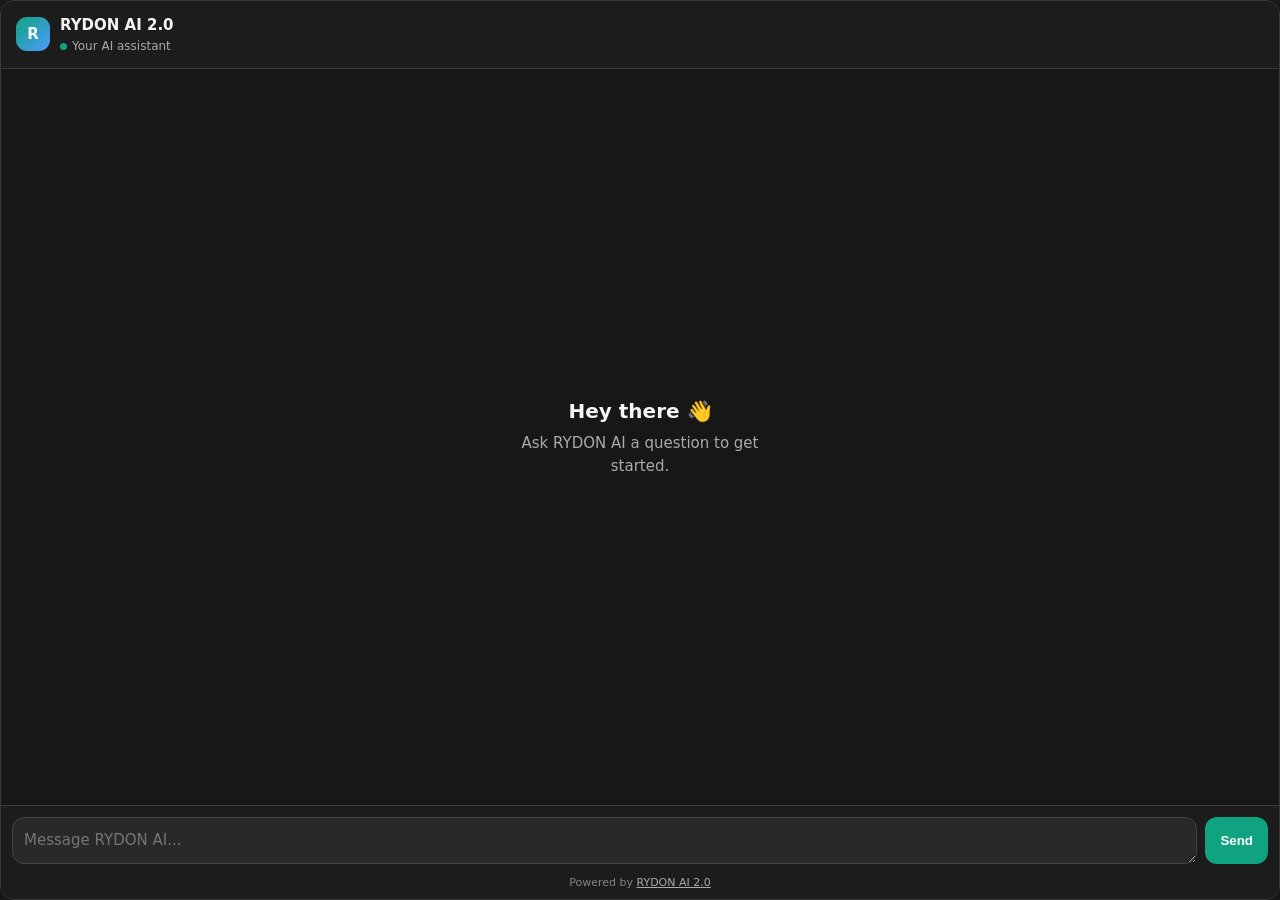
<file: templates/embed.html>
<!doctype html>
<html lang="en">
<head>
  <meta charset="utf-8">
  <meta name="viewport" content="width=device-width, initial-scale=1">
  <meta name="theme-color" content="#171717">
  <meta name="robots" content="noindex, nofollow">
  <title>Chat with RYDON AI</title>
  <style>
    :root{color-scheme:dark;--bg:#171717;--panel:#222;--line:#3b3b3b;--text:#f5f5f5;--muted:#aaa;--accent:#10a37f}
    *{box-sizing:border-box}
    html,body{margin:0;width:100%;height:100%;font:15px/1.5 system-ui,-apple-system,"Segoe UI",sans-serif;background:var(--bg);color:var(--text)}
    .widget{height:100dvh;min-height:300px;display:flex;flex-direction:column;border:1px solid var(--line);border-radius:14px;overflow:hidden;background:var(--bg)}
    header{display:flex;align-items:center;gap:10px;padding:13px 15px;border-bottom:1px solid var(--line);background:#1c1c1c}
    .logo{width:34px;height:34px;border-radius:11px;background:linear-gradient(135deg,#10a37f,#4d9bff);display:grid;place-items:center;font-weight:800}
    .heading{font-weight:700}.status{font-size:12px;color:var(--muted)}.dot{display:inline-block;width:7px;height:7px;background:#10a37f;border-radius:50%;margin-right:5px}
    #messages{flex:1;overflow:auto;padding:16px;display:flex;flex-direction:column;gap:14px}
    .welcome{margin:auto;text-align:center;max-width:320px;color:var(--muted);padding:16px}
    .welcome strong{display:block;color:var(--text);font-size:20px;margin-bottom:6px}
    .msg{max-width:92%;padding:11px 13px;border-radius:13px;white-space:pre-wrap;overflow-wrap:anywhere}
    .user{align-self:flex-end;background:#303030}.assistant{align-self:flex-start;background:#242424;border:1px solid #333}
    .thinking{color:var(--muted);font-size:13px;padding:4px}
    form{display:flex;gap:8px;padding:11px;border-top:1px solid var(--line);background:#1c1c1c}
    textarea{flex:1;min-width:0;max-height:110px;resize:vertical;border:1px solid #444;border-radius:12px;background:#292929;color:var(--text);padding:11px;font:inherit;outline:none}
    textarea:focus{border-color:var(--accent)}button{border:0;border-radius:12px;padding:0 15px;background:var(--accent);color:white;font-weight:700;cursor:pointer}button:disabled{opacity:.55;cursor:wait}
    footer{text-align:center;color:#858585;font-size:11px;padding:0 8px 8px;background:#1c1c1c}footer a{color:#aaa}
    @media(max-width:420px){ #messages{padding:11px}.msg{max-width:97%}header{padding:10px 12px}form{padding:8px}}
  </style>
</head>
<body>
  <main class="widget" aria-label="RYDON AI chat widget">
    <header>
      <div class="logo" aria-hidden="true">R</div>
      <div><div class="heading">RYDON AI 2.0</div><div class="status"><span class="dot"></span>Your AI assistant</div></div>
    </header>
    <section id="messages" aria-live="polite">
      <div class="welcome" id="welcome"><strong>Hey there 👋</strong>Ask RYDON AI a question to get started.</div>
    </section>
    <form id="chat-form">
      <textarea id="prompt" rows="1" maxlength="4000" placeholder="Message RYDON AI..." aria-label="Your message" required></textarea>
      <button id="send" type="submit" aria-label="Send message">Send</button>
    </form>
    <footer>Powered by <a href="/" target="_blank" rel="noopener">RYDON AI 2.0</a></footer>
  </main>
  <script>
    (() => {
      const form = document.getElementById('chat-form');
      const input = document.getElementById('prompt');
      const send = document.getElementById('send');
      const messages = document.getElementById('messages');
      const history = [];
      let busy = false;
      function addMessage(role, text) {
        const welcome = document.getElementById('welcome');
        if (welcome) welcome.remove();
        const node = document.createElement('div');
        node.className = 'msg ' + (role === 'user' ? 'user' : 'assistant');
        node.textContent = text;
        messages.appendChild(node);
        messages.scrollTop = messages.scrollHeight;
        return node;
      }
      async function submitMessage() {
        const message = input.value.trim();
        if (!message || busy) return;
        busy = true; send.disabled = true; input.disabled = true;
        addMessage('user', message);
        input.value = '';
        const pending = addMessage('assistant', 'Thinking…');
        pending.classList.add('thinking');
        try {
          const response = await fetch('/api/chat', {
            method: 'POST',
            headers: {'Content-Type': 'application/json'},
            body: JSON.stringify({message, history: history.slice(-20)})
          });
          const data = await response.json();
          const reply = data.reply || data.error || 'I could not get a response. Please try again.';
          pending.textContent = reply;
          pending.classList.remove('thinking');
          history.push({role:'user', content:message}, {role:'assistant', content:reply});
          if (!response.ok) pending.textContent = reply;
        } catch (error) {
          pending.textContent = 'Connection problem. Please try again in a moment.';
          pending.classList.remove('thinking');
        } finally {
          busy = false; send.disabled = false; input.disabled = false; input.focus();
          messages.scrollTop = messages.scrollHeight;
        }
      }
      form.addEventListener('submit', event => { event.preventDefault(); submitMessage(); });
      input.addEventListener('keydown', event => {
        if (event.key === 'Enter' && !event.shiftKey) { event.preventDefault(); form.requestSubmit(); }
      });
    })();
  </script>
</body>
</html>
</file>
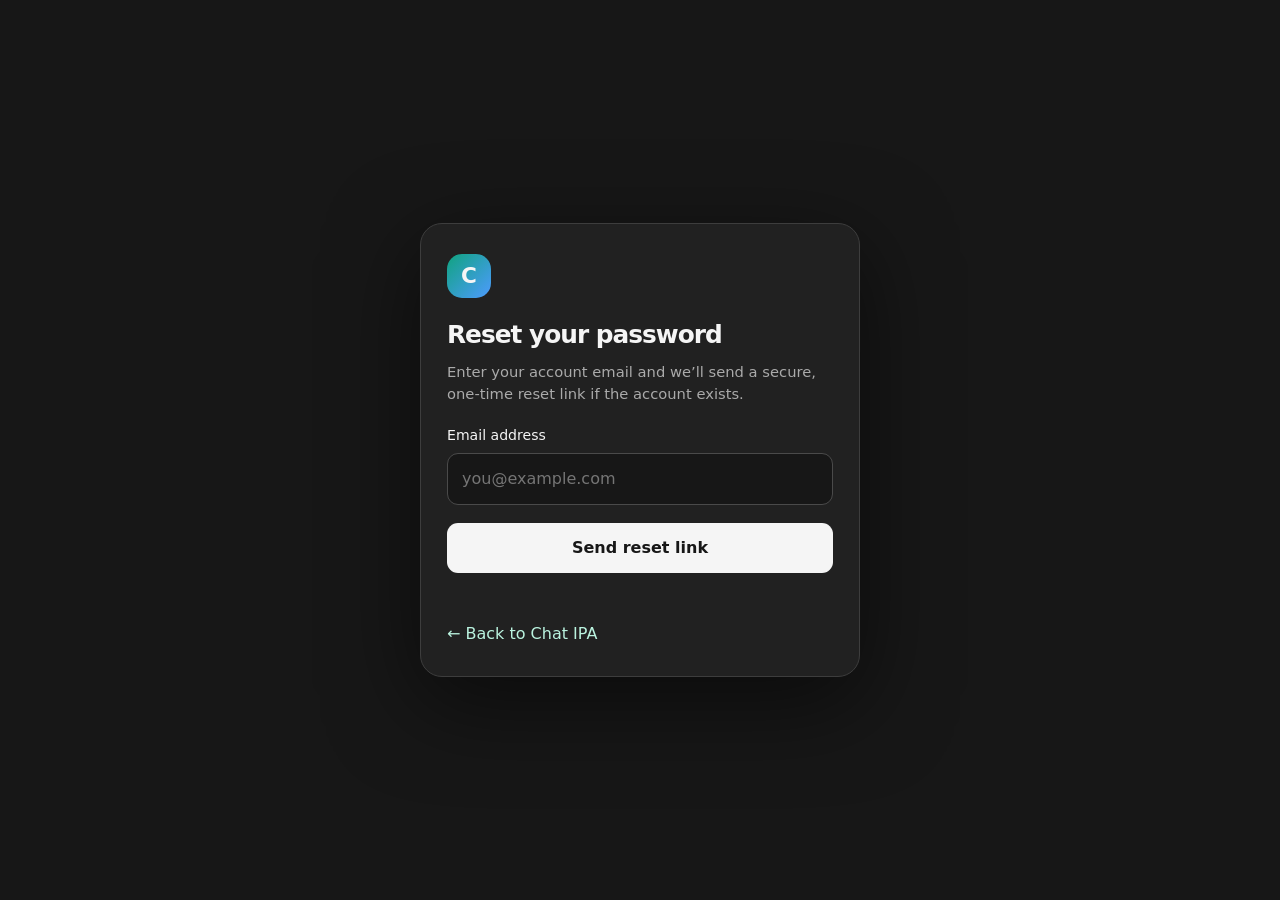
<file: templates/reset_password.html>
<!doctype html>
<html lang="en">
<head>
  <meta charset="utf-8">
  <meta name="viewport" content="width=device-width, initial-scale=1">
  <meta name="theme-color" content="#171717">
  <title>Reset password · Chat IPA</title>
  <style>
    *{box-sizing:border-box}body{margin:0;min-height:100vh;display:grid;place-items:center;padding:20px;background:#171717;color:#f5f5f5;font:16px/1.5 system-ui,-apple-system,Segoe UI,sans-serif}
    main{width:min(440px,100%);padding:30px 26px;border:1px solid #3d3d3d;border-radius:22px;background:#212121;box-shadow:0 24px 90px #0008}
    .mark{width:44px;height:44px;border-radius:15px;display:grid;place-items:center;background:linear-gradient(135deg,#10a37f,#4d9bff);font-size:1.35rem;font-weight:800;margin-bottom:18px}
    h1{font-size:1.55rem;letter-spacing:-.04em;margin:0 0 8px}p{color:#aaa;font-size:.92rem;margin:0 0 20px}
    label{display:block;font-size:.88rem;margin:15px 0 7px}input{width:100%;padding:13px 14px;border:1px solid #4a4a4a;border-radius:11px;background:#171717;color:#fff;font:inherit}
    input:focus{outline:2px solid #10a37f;outline-offset:1px}button{width:100%;margin-top:18px;padding:13px;border:0;border-radius:11px;background:#f5f5f5;color:#171717;font:inherit;font-weight:700;cursor:pointer}button:disabled{opacity:.55;cursor:wait}
    #message{min-height:1.5em;margin:14px 0;color:#baf3df;font-size:.88rem}#message.error{color:#ffb4b4}a{color:#baf3df;text-decoration:none}
  </style>
</head>
<body>
<main>
  <div class="mark" aria-hidden="true">C</div>
  <h1 id="title">Reset your password</h1>
  <p id="intro">Enter your account email and we’ll send a secure, one-time reset link if the account exists.</p>
  <form id="requestForm">
    <label for="email">Email address</label>
    <input id="email" name="email" type="email" autocomplete="email" maxlength="254" required placeholder="you@example.com">
    <button id="requestButton" type="submit">Send reset link</button>
  </form>
  <form id="confirmForm" hidden>
    <label for="password">New password</label>
    <input id="password" name="password" type="password" autocomplete="new-password" minlength="10" maxlength="256" required placeholder="At least 10 characters">
    <label for="confirmPassword">Confirm new password</label>
    <input id="confirmPassword" name="confirmPassword" type="password" autocomplete="new-password" minlength="10" maxlength="256" required placeholder="Enter it again">
    <button id="confirmButton" type="submit">Update password</button>
  </form>
  <div id="message" role="status" aria-live="polite"></div>
  <a href="/">← Back to Chat IPA</a>
</main>
<script>
  const params=new URLSearchParams(location.search);
  const token=params.get('token')||'';
  const requestForm=document.getElementById('requestForm');
  const confirmForm=document.getElementById('confirmForm');
  const message=document.getElementById('message');
  const say=(text,error=false)=>{message.textContent=text;message.classList.toggle('error',error)};
  if(token){
    requestForm.hidden=true;
    confirmForm.hidden=false;
    document.getElementById('title').textContent='Choose a new password';
    document.getElementById('intro').textContent='Use a password with at least 10 characters. Reset links expire after 30 minutes and work only once.';
  }
  requestForm.addEventListener('submit',async event=>{
    event.preventDefault();const button=document.getElementById('requestButton');button.disabled=true;say('Sending request…');
    try{
      const response=await fetch('/api/auth/password-reset/request',{method:'POST',headers:{'Content-Type':'application/json'},body:JSON.stringify({email:document.getElementById('email').value.trim()})});
      const data=await response.json();if(!response.ok)throw new Error(data.error||'Could not request a reset.');
      say(data.message||'If an account exists for that email, a reset link will be sent.');
    }catch(error){say(error.message||'Could not request a reset. Please try again.',true)}
    finally{button.disabled=false}
  });
  confirmForm.addEventListener('submit',async event=>{
    event.preventDefault();
    const password=document.getElementById('password').value;
    if(password!==document.getElementById('confirmPassword').value){say('The passwords do not match.',true);return}
    const button=document.getElementById('confirmButton');button.disabled=true;say('Updating password…');
    try{
      const response=await fetch('/api/auth/password-reset/confirm',{method:'POST',headers:{'Content-Type':'application/json'},body:JSON.stringify({token,password})});
      const data=await response.json();if(!response.ok)throw new Error(data.error||'Could not update password.');
      say('Password updated. Taking you back to login…');setTimeout(()=>location.assign('/?login=1'),900);
    }catch(error){say(error.message||'Could not update password. Request a fresh reset link.',true)}
    finally{button.disabled=false}
  });
</script>
</body>
</html>
</file>
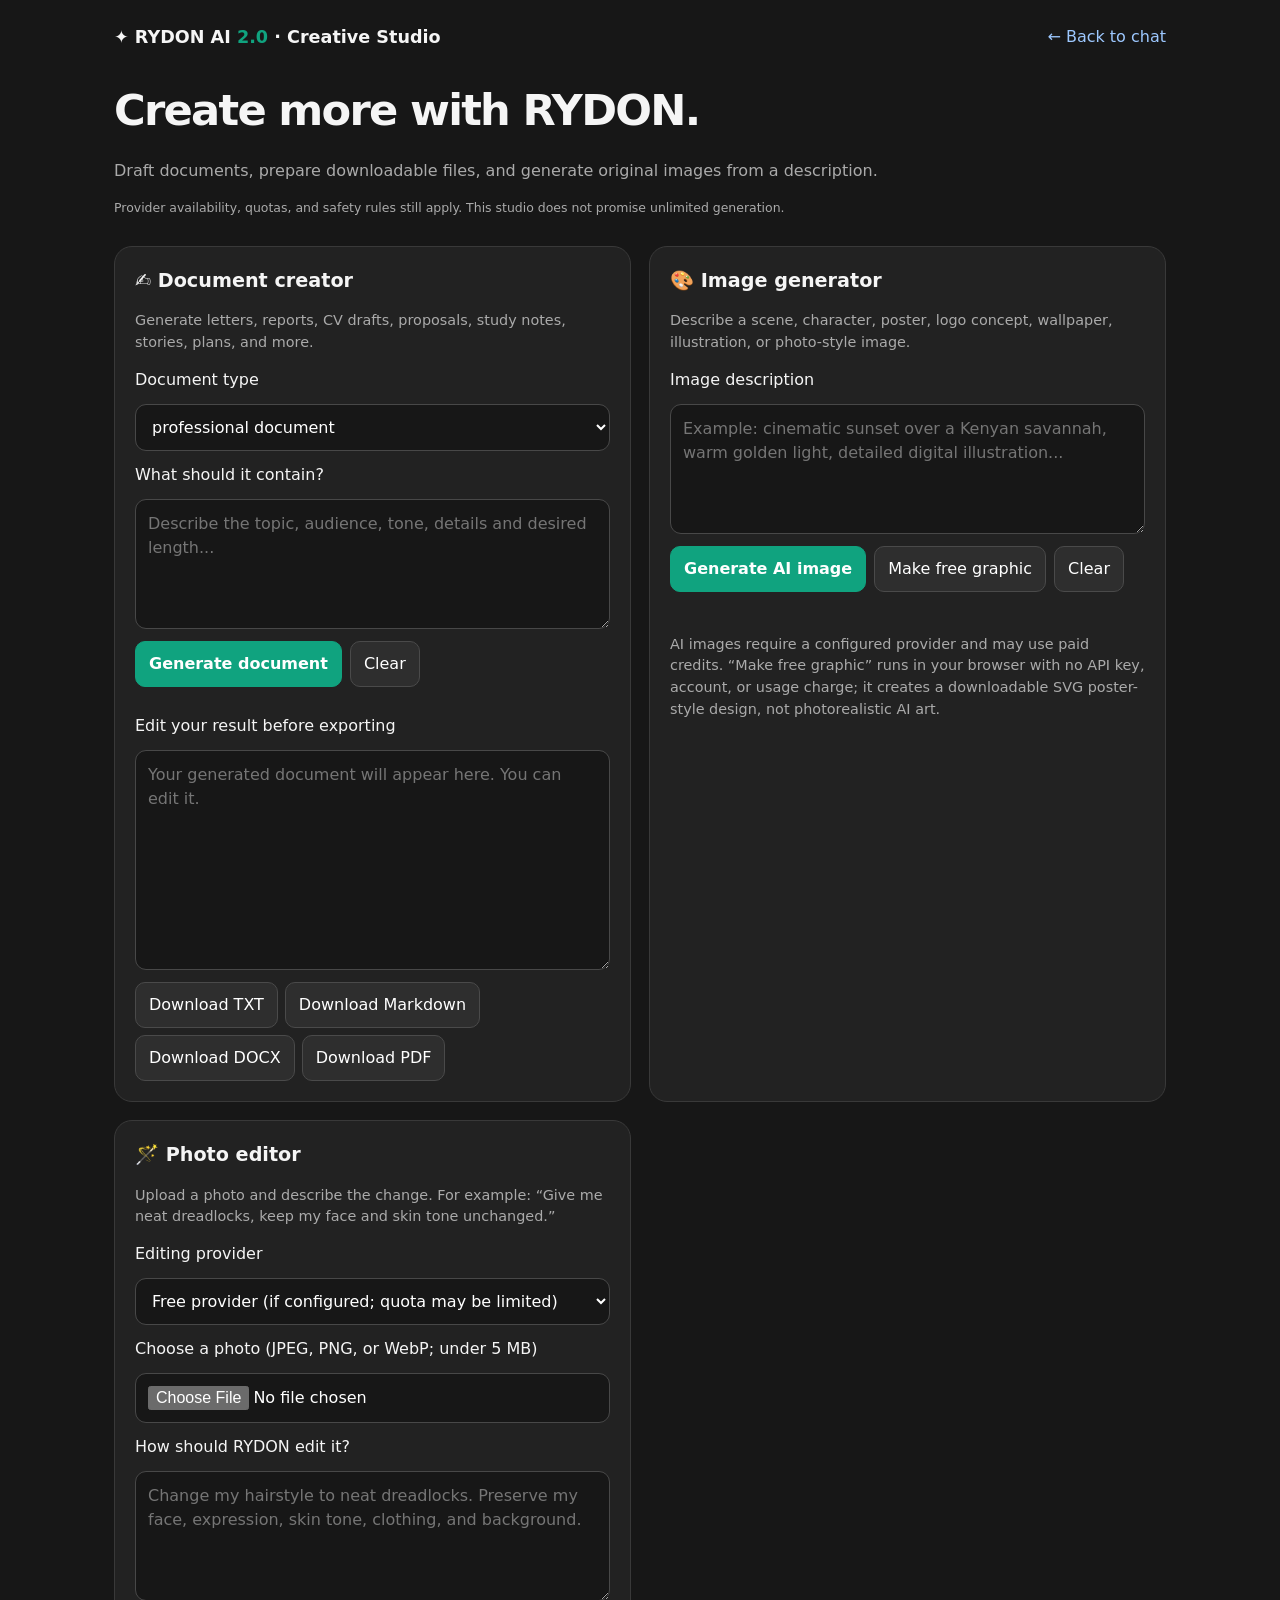
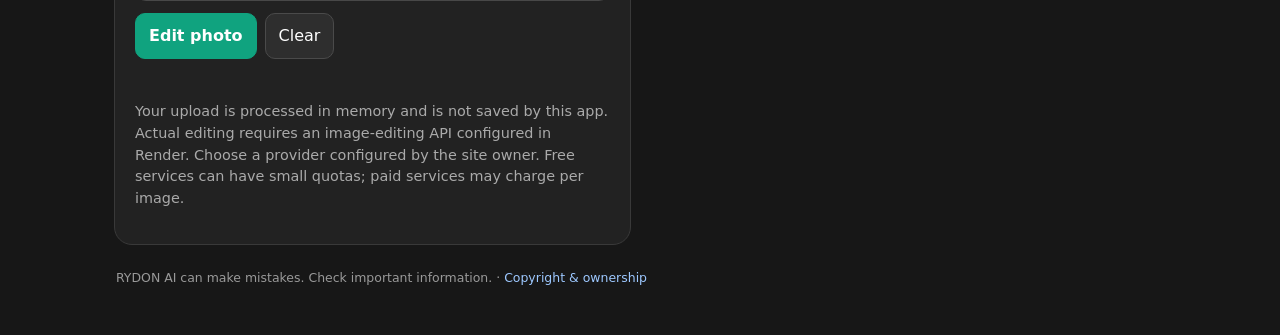
<file: templates/studio.html>
<!doctype html>
<html lang="en">
<head>
<meta charset="utf-8"><meta name="viewport" content="width=device-width,initial-scale=1">
<meta name="theme-color" content="#171717"><title>Creative Studio | RYDON AI 2.0</title>
<style>
:root{color-scheme:dark;--bg:#171717;--panel:#222;--line:#393939;--text:#f5f5f5;--muted:#aaa;--accent:#10a37f}*{box-sizing:border-box}body{margin:0;background:var(--bg);color:var(--text);font:16px/1.5 system-ui,Arial,sans-serif}.wrap{max-width:1100px;margin:auto;padding:24px}.top{display:flex;align-items:center;justify-content:space-between;gap:12px;flex-wrap:wrap}.brand{font-weight:800;font-size:1.1rem}.brand span{color:var(--accent)}a{color:#9dc8ff;text-decoration:none}.intro{margin:28px 0}.intro h1{font-size:clamp(1.8rem,4vw,2.7rem);margin:0 0 8px;letter-spacing:-.04em}.intro p,.muted{color:var(--muted)}.grid{display:grid;grid-template-columns:repeat(2,minmax(0,1fr));gap:18px}.card{background:var(--panel);border:1px solid var(--line);border-radius:18px;padding:20px;min-width:0}.card h2{margin:0 0 8px;font-size:1.2rem}.card p{color:var(--muted);font-size:.9rem}.field{width:100%;display:block;margin:12px 0;background:#171717;color:white;border:1px solid #484848;border-radius:11px;padding:12px;font:inherit}.field:focus{outline:2px solid #10a37f}textarea.field{min-height:130px;resize:vertical}.actions{display:flex;gap:8px;flex-wrap:wrap}.btn{border:1px solid #4a4a4a;background:#2e2e2e;color:white;border-radius:10px;padding:10px 13px;font:inherit;cursor:pointer}.btn.primary{background:var(--accent);border-color:var(--accent);color:#fff;font-weight:700}.btn:disabled{opacity:.5;cursor:wait}.result{white-space:pre-wrap;overflow-wrap:anywhere;background:#171717;border:1px solid #3b3b3b;border-radius:12px;padding:14px;min-height:90px;max-height:500px;overflow:auto;margin-top:14px}.result:empty{display:none}.status{min-height:1.4em;color:#9fdac8;font-size:.88rem;margin-top:8px}.image-preview{max-width:100%;max-height:520px;border-radius:12px;margin-top:14px}.small{font-size:.78rem;color:#999}.exports{display:flex;gap:7px;flex-wrap:wrap;margin-top:10px}@media(max-width:760px){.wrap{padding:15px}.grid{grid-template-columns:1fr}.card{padding:15px}}
</style>
</head>
<body><main class="wrap">
<header class="top"><div class="brand">✦ RYDON AI <span>2.0</span> · Creative Studio</div><a href="/">← Back to chat</a></header>
<section class="intro"><h1>Create more with RYDON.</h1><p>Draft documents, prepare downloadable files, and generate original images from a description.</p><p class="small">Provider availability, quotas, and safety rules still apply. This studio does not promise unlimited generation.</p></section>
<div class="grid">
<section class="card"><h2>✍️ Document creator</h2><p>Generate letters, reports, CV drafts, proposals, study notes, stories, plans, and more.</p>
<label for="docKind">Document type</label><select class="field" id="docKind"><option>professional document</option><option>letter or email</option><option>CV or résumé draft</option><option>school notes or study guide</option><option>business proposal</option><option>report</option><option>story or creative writing</option><option>project plan</option><option>social media post</option></select>
<label for="docPrompt">What should it contain?</label><textarea class="field" id="docPrompt" placeholder="Describe the topic, audience, tone, details and desired length..."></textarea>
<div class="actions"><button class="btn primary" id="makeDoc">Generate document</button><button class="btn" id="clearDoc">Clear</button></div><div class="status" id="docStatus" role="status"></div>
<label for="docContent">Edit your result before exporting</label><textarea class="field" id="docContent" style="min-height:220px" placeholder="Your generated document will appear here. You can edit it."></textarea>
<div class="exports"><button class="btn" data-export="txt">Download TXT</button><button class="btn" data-export="md">Download Markdown</button><button class="btn" data-export="docx">Download DOCX</button><button class="btn" data-export="pdf">Download PDF</button></div>
</section>
<section class="card"><h2>🎨 Image generator</h2><p>Describe a scene, character, poster, logo concept, wallpaper, illustration, or photo-style image.</p>
<label for="imagePrompt">Image description</label><textarea class="field" id="imagePrompt" placeholder="Example: cinematic sunset over a Kenyan savannah, warm golden light, detailed digital illustration..."></textarea>
<div class="actions"><button class="btn primary" id="makeImage">Generate AI image</button><button class="btn" id="makeFreeImage">Make free graphic</button><button class="btn" id="clearImage">Clear</button></div><div class="status" id="imageStatus" role="status"></div><div id="imageResult"></div>
<p class="small">AI images require a configured provider and may use paid credits. “Make free graphic” runs in your browser with no API key, account, or usage charge; it creates a downloadable SVG poster-style design, not photorealistic AI art.</p>
</section>

<section class="card"><h2>🪄 Photo editor</h2><p>Upload a photo and describe the change. For example: “Give me neat dreadlocks, keep my face and skin tone unchanged.”</p>
<label for="editProvider">Editing provider</label><select class="field" id="editProvider"><option value="free">Free provider (if configured; quota may be limited)</option><option value="paid">Paid provider (may incur usage charges)</option></select>
<label for="editPhoto">Choose a photo (JPEG, PNG, or WebP; under 5 MB)</label><input class="field" id="editPhoto" type="file" accept="image/jpeg,image/png,image/webp">
<div id="editOriginalWrap"></div>
<label for="editPrompt">How should RYDON edit it?</label><textarea class="field" id="editPrompt" placeholder="Change my hairstyle to neat dreadlocks. Preserve my face, expression, skin tone, clothing, and background."></textarea>
<div class="actions"><button class="btn primary" id="editPhotoBtn">Edit photo</button><button class="btn" id="clearEdit">Clear</button></div><div class="status" id="editStatus" role="status"></div><div id="editResult"></div>
<p class="small">Your upload is processed in memory and is not saved by this app. Actual editing requires an image-editing API configured in Render. Choose a provider configured by the site owner. Free services can have small quotas; paid services may charge per image.</p>
</section>

</div>
<footer class="small" style="padding:24px 2px">RYDON AI can make mistakes. Check important information. · <a href="/copyright">Copyright &amp; ownership</a></footer>
</main>
<script>
const $=id=>document.getElementById(id);
async function requestJSON(url,payload){const response=await fetch(url,{method:'POST',headers:{'Content-Type':'application/json'},body:JSON.stringify(payload)});let data={};try{data=await response.json()}catch(_){}if(!response.ok)throw new Error(data.error||'Request failed. Please try again.');return data}
$('makeDoc').addEventListener('click',async()=>{const prompt=$('docPrompt').value.trim();if(!prompt){$('docStatus').textContent='Describe the document first.';return}const btn=$('makeDoc');btn.disabled=true;$('docStatus').textContent='Writing your document…';try{const data=await requestJSON('/api/studio/document',{kind:$('docKind').value,prompt});$('docContent').value=data.content||'';$('docStatus').textContent='Document ready. Edit it, then choose an export format.'}catch(e){$('docStatus').textContent=e.message}finally{btn.disabled=false}});
$('clearDoc').addEventListener('click',()=>{$('docPrompt').value='';$('docContent').value='';$('docStatus').textContent=''});
document.querySelectorAll('[data-export]').forEach(btn=>btn.addEventListener('click',async()=>{const content=$('docContent').value;if(!content.trim()){$('docStatus').textContent='Generate or enter document text first.';return}btn.disabled=true;$('docStatus').textContent='Preparing download…';try{const response=await fetch('/api/studio/export',{method:'POST',headers:{'Content-Type':'application/json'},body:JSON.stringify({content,format:btn.dataset.export,filename:($('docKind').value||'rydon-document').toLowerCase().replace(/[^a-z0-9]+/g,'-')})});if(!response.ok){let e={};try{e=await response.json()}catch(_){}throw new Error(e.error||'Export failed')}const blob=await response.blob();const url=URL.createObjectURL(blob);const a=document.createElement('a');a.href=url;a.download='rydon-document.'+btn.dataset.export;document.body.appendChild(a);a.click();a.remove();URL.revokeObjectURL(url);$('docStatus').textContent='Download prepared.'}catch(e){$('docStatus').textContent=e.message}finally{btn.disabled=false}}));
$('makeImage').addEventListener('click',async()=>{const prompt=$('imagePrompt').value.trim();if(!prompt){$('imageStatus').textContent='Describe the image first.';return}const btn=$('makeImage');btn.disabled=true;$('imageStatus').textContent='Requesting image…';$('imageResult').replaceChildren();try{const data=await requestJSON('/api/studio/image',{prompt});const img=document.createElement('img');img.className='image-preview';img.alt='AI-generated image';if(data.url)img.src=data.url;else if(data.b64_json)img.src='data:image/png;base64,'+data.b64_json;else throw new Error('No image was returned');$('imageResult').appendChild(img);const link=document.createElement('a');link.className='btn';link.textContent='Open image';link.href=img.src;link.target='_blank';link.rel='noopener';link.style.display='inline-block';link.style.marginTop='10px';$('imageResult').appendChild(link);$('imageStatus').textContent='Image generated.'}catch(e){$('imageStatus').textContent=e.message}finally{btn.disabled=false}});

const editFile=$('editPhoto');
editFile.addEventListener('change',()=>{
  $('editOriginalWrap').replaceChildren();
  const file=editFile.files&&editFile.files[0];
  if(!file)return;
  if(file.size>5*1024*1024){$('editStatus').textContent='Choose an image smaller than 5 MB.';editFile.value='';return}
  const preview=document.createElement('img');preview.className='image-preview';preview.alt='Selected original photo';preview.src=URL.createObjectURL(file);
  $('editOriginalWrap').appendChild(preview);$('editStatus').textContent='Photo selected. Describe the edit you want.';
});
$('editPhotoBtn').addEventListener('click',async()=>{
  const file=editFile.files&&editFile.files[0],prompt=$('editPrompt').value.trim();
  if(!file){$('editStatus').textContent='Choose a photo first.';return}
  if(!prompt){$('editStatus').textContent='Describe the edit first.';return}
  const btn=$('editPhotoBtn'),form=new FormData();form.append('image',file);form.append('prompt',prompt);form.append('provider',$('editProvider').value);
  btn.disabled=true;$('editStatus').textContent='Editing your photo… this can take a little while.';$('editResult').replaceChildren();
  try{
    const response=await fetch('/api/studio/edit',{method:'POST',body:form});let data={};try{data=await response.json()}catch(_){}
    if(!response.ok)throw new Error(data.error||'Photo editing failed. Try again.');
    const img=document.createElement('img');img.className='image-preview';img.alt='AI-edited photo';img.src=data.url||('data:'+(data.mime_type||'image/png')+';base64,'+data.b64_json);
    if(!data.url&&!data.b64_json)throw new Error('The provider returned no image.');
    $('editResult').appendChild(img);
    const link=document.createElement('a');link.className='btn';link.textContent='Download edited photo';link.href=img.src;link.download='rydon-edited-photo.png';link.style.display='inline-block';link.style.marginTop='10px';$('editResult').appendChild(link);
    const again=document.createElement('button');again.className='btn';again.textContent='Edit this result again';again.style.margin='10px 0 0 8px';again.addEventListener('click',async()=>{
      try{
        const blob=await (await fetch(img.src)).blob();const nextFile=new File([blob],'rydon-edited-photo.png',{type:blob.type||'image/png'});
        const transfer=new DataTransfer();transfer.items.add(nextFile);editFile.files=transfer.files;
        $('editOriginalWrap').replaceChildren();const preview=document.createElement('img');preview.className='image-preview';preview.alt='Selected edited photo';preview.src=img.src;$('editOriginalWrap').appendChild(preview);$('editStatus').textContent='Edited result selected as the next source photo.';
      }catch(_){$('editStatus').textContent='Download the result and choose it as a new photo to continue editing.'}
    });$('editResult').appendChild(again);
    $('editStatus').textContent='Photo edit complete.';
  }catch(e){$('editStatus').textContent=e.message}
  finally{btn.disabled=false}
});
$('clearEdit').addEventListener('click',()=>{editFile.value='';$('editPrompt').value='';$('editOriginalWrap').replaceChildren();$('editResult').replaceChildren();$('editStatus').textContent=''});


// Free local graphic mode: runs entirely in this browser; no server/API request.
$('makeFreeImage').addEventListener('click',()=>{
  const prompt=$('imagePrompt').value.trim();
  if(!prompt){$('imageStatus').textContent='Describe the graphic first.';return}
  const esc=s=>String(s).replace(/&/g,'&amp;').replace(/</g,'&lt;').replace(/>/g,'&gt;').replace(/"/g,'&quot;').replace(/'/g,'&apos;');
  const words=prompt.replace(/\s+/g,' ').split(' ');
  const titleLines=[];let line='';
  for(const word of words.slice(0,35)){
    if((line+' '+word).trim().length>24){if(line)titleLines.push(line);line=word}
    else line=(line+' '+word).trim();
  }
  if(line)titleLines.push(line);
  const title=titleLines.slice(0,5);
  const titleSvg=title.map((t,i)=>'<text x="72" y="'+(330+i*58)+'" font-family="Arial,sans-serif" font-size="'+(i===0?'48':'38')+'" font-weight="'+(i===0?'700':'500')+'" fill="#fff">'+esc(t)+'</text>').join('');
  const sub=esc('A RYDON AI CREATION • LOCAL FREE GRAPHIC');
  const svg='<svg xmlns="http://www.w3.org/2000/svg" width="1080" height="1350" viewBox="0 0 1080 1350"><defs><linearGradient id="bg" x1="0" y1="0" x2="1" y2="1"><stop offset="0" stop-color="#102a43"/><stop offset=".52" stop-color="#5b3f8c"/><stop offset="1" stop-color="#e06c75"/></linearGradient><radialGradient id="glow"><stop offset="0" stop-color="#f8d477" stop-opacity=".8"/><stop offset="1" stop-color="#f8d477" stop-opacity="0"/></radialGradient></defs><rect width="1080" height="1350" fill="url(#bg)"/><circle cx="880" cy="180" r="360" fill="url(#glow)"/><circle cx="900" cy="1080" r="270" fill="#0a1727" opacity=".25"/><path d="M0 920 Q260 760 500 930 T1080 860 V1350 H0Z" fill="#0b1725" opacity=".42"/><path d="M0 1030 Q320 850 620 1030 T1080 980 V1350 H0Z" fill="#101b32" opacity=".55"/><rect x="52" y="52" width="976" height="1246" rx="34" fill="none" stroke="#fff" stroke-opacity=".34" stroke-width="2"/><text x="72" y="130" font-family="Arial,sans-serif" font-size="28" letter-spacing="6" fill="#fff" opacity=".85">RYDON AI / CREATIVE STUDIO</text><path d="M72 190 H330" stroke="#f8d477" stroke-width="7" stroke-linecap="round"/>'+titleSvg+'<text x="72" y="1130" font-family="Arial,sans-serif" font-size="20" letter-spacing="2" fill="#fff" opacity=".8">'+sub+'</text><text x="72" y="1180" font-family="Arial,sans-serif" font-size="18" fill="#fff" opacity=".65">Customize the prompt and create another variation.</text><circle cx="900" cy="1240" r="10" fill="#f8d477"/><circle cx="935" cy="1240" r="10" fill="#fff" opacity=".6"/><circle cx="970" cy="1240" r="10" fill="#fff" opacity=".3"/></svg>';
  const blob=new Blob([svg],{type:'image/svg+xml;charset=utf-8'}),url=URL.createObjectURL(blob);
  $('imageResult').replaceChildren();
  const img=document.createElement('img');img.className='image-preview';img.alt='Free locally generated RYDON poster graphic';img.src=url;
  $('imageResult').appendChild(img);
  const link=document.createElement('a');link.className='btn';link.textContent='Download free graphic (SVG)';link.href=url;link.download='rydon-free-graphic.svg';link.style.display='inline-block';link.style.marginTop='10px';$('imageResult').appendChild(link);
  const note=document.createElement('p');note.className='small';note.textContent='Created locally in your browser. SVG stays sharp when resized; this is a graphic template, not generated photographic artwork.';$('imageResult').appendChild(note);
  $('imageStatus').textContent='Free graphic created — no API request or credits used.';
});

$('clearImage').addEventListener('click',()=>{$('imagePrompt').value='';$('imageResult').replaceChildren();$('imageStatus').textContent=''});
</script></body></html>
</file>
